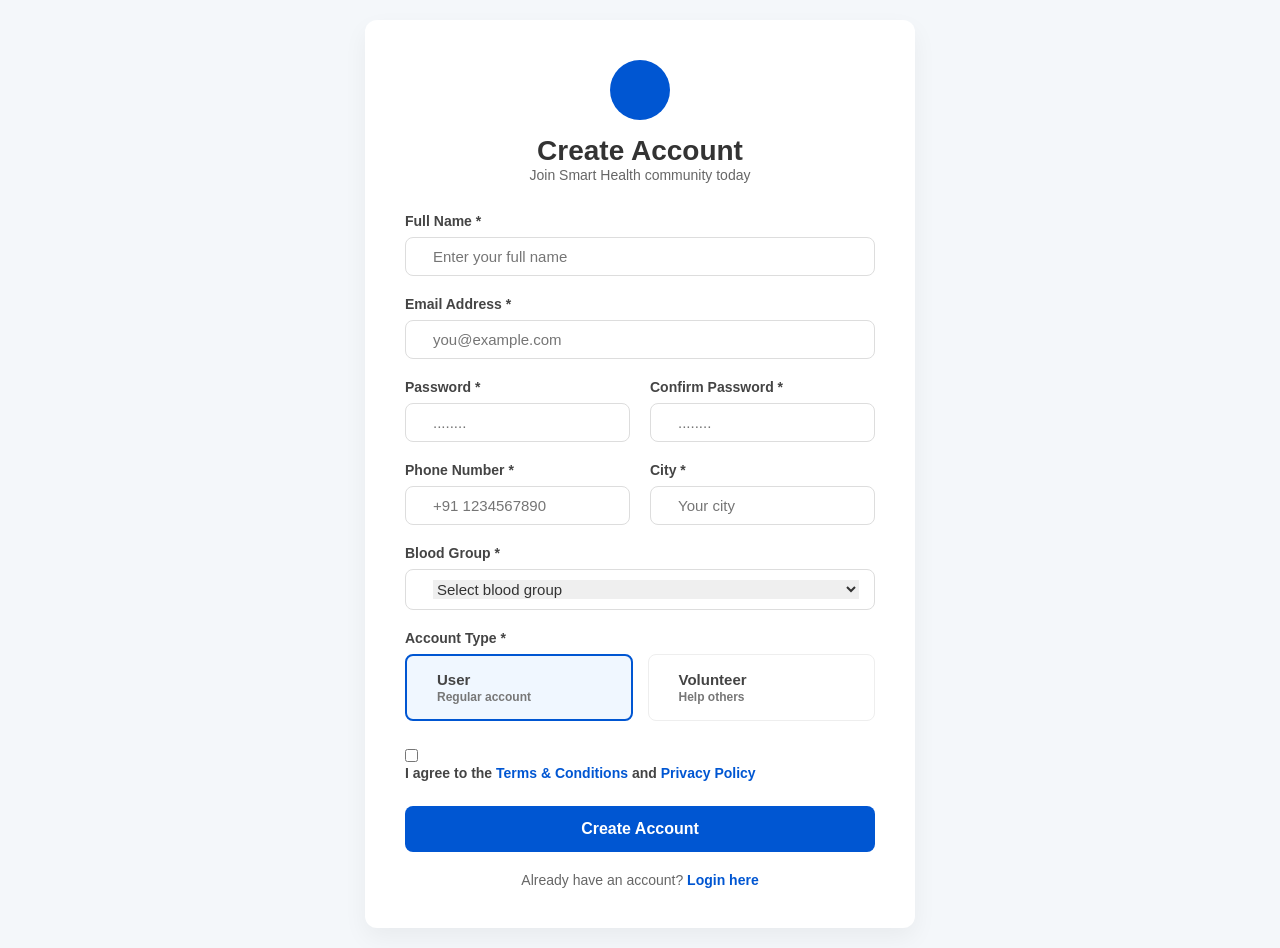
<file: index.html>
<!DOCTYPE html>
<html lang="en">
<head>
    <meta charset="UTF-8">
    <meta name="viewport" content="width=device-width, initial-scale=1.0">
    <title>Create Account - Smart Health</title>
    <link rel="stylesheet" href="index.css">
    
</head>
<body>

    <div class="signup-container">
        <div class="header">
            <div class="logo-icon">
                <i class="fa-solid fa-user-plus"></i>
            </div>
            <h1>Create Account</h1>
            <p>Join Smart Health community today</p>
        </div>

        <form>
            <div class="input-group">
                <label>Full Name *</label>
                <div class="input-field">
                    <i class="fa-regular fa-user"></i>
                    <input type="text" placeholder="Enter your full name" required>
                </div>
            </div>

            <div class="input-group">
                <label>Email Address *</label>
                <div class="input-field">
                    <i class="fa-regular fa-envelope"></i>
                    <input type="email" placeholder="you@example.com" required>
                </div>
            </div>

            <div class="grid-2">
                <div class="input-group">
                    <label>Password *</label>
                    <div class="input-field">
                        <i class="fa-solid fa-lock"></i>
                        <input type="password" placeholder="........" required>
                    </div>
                </div>
                <div class="input-group">
                    <label>Confirm Password *</label>
                    <div class="input-field">
                        <i class="fa-solid fa-lock"></i>
                        <input type="password" placeholder="........" required>
                    </div>
                </div>
            </div>

            <div class="grid-2">
                <div class="input-group">
                    <label>Phone Number *</label>
                    <div class="input-field">
                        <i class="fa-solid fa-phone"></i>
                        <input type="tel" placeholder="+91 1234567890" required>
                    </div>
                </div>
                <div class="input-group">
                    <label>City *</label>
                    <div class="input-field">
                        <i class="fa-solid fa-location-dot"></i>
                        <input type="text" placeholder="Your city" required>
                    </div>
                </div>
            </div>

            <div class="input-group">
                <label>Blood Group *</label>
                <div class="input-field">
                    <i class="fa-solid fa-droplet"></i>
                    <select required>
                        <option value="" disabled selected>Select blood group</option>
                        <option value="A+">A+</option>
                        <option value="A-">A-</option>
                        <option value="B+">B+</option>
                        <option value="B-">B-</option>
                        <option value="O+">O+</option>
                        <option value="O-">O-</option>
                        <option value="AB+">AB+</option>
                        <option value="AB-">AB-</option>
                    </select>
                </div>
            </div>

            <label>Account Type *</label>
            <div class="account-type-grid">
                <input type="radio" name="acc-type" id="user" checked>
                <label for="user" class="type-card">
                    <i class="fa-solid fa-user"></i>
                    <div class="text">
                        <strong>User</strong>
                        <span>Regular account</span>
                    </div>
                </label>

                <input type="radio" name="acc-type" id="volunteer">
                <label for="volunteer" class="type-card">
                    <i class="fa-solid fa-user-group"></i>
                    <div class="text">
                        <strong>Volunteer</strong>
                        <span>Help others</span>
                    </div>
                </label>
            </div>

            <div class="terms">
                <input type="checkbox" id="terms" required>
                <label for="terms">I agree to the <span>Terms & Conditions</span> and <span>Privacy Policy</span></label>
            </div>

            <button type="submit" class="btn-primary">Create Account</button>

            <p class="login-link">Already have an account? <a href="login.html">Login here</a></p>
        </form>
    </div>

</body>
</html>
</file>
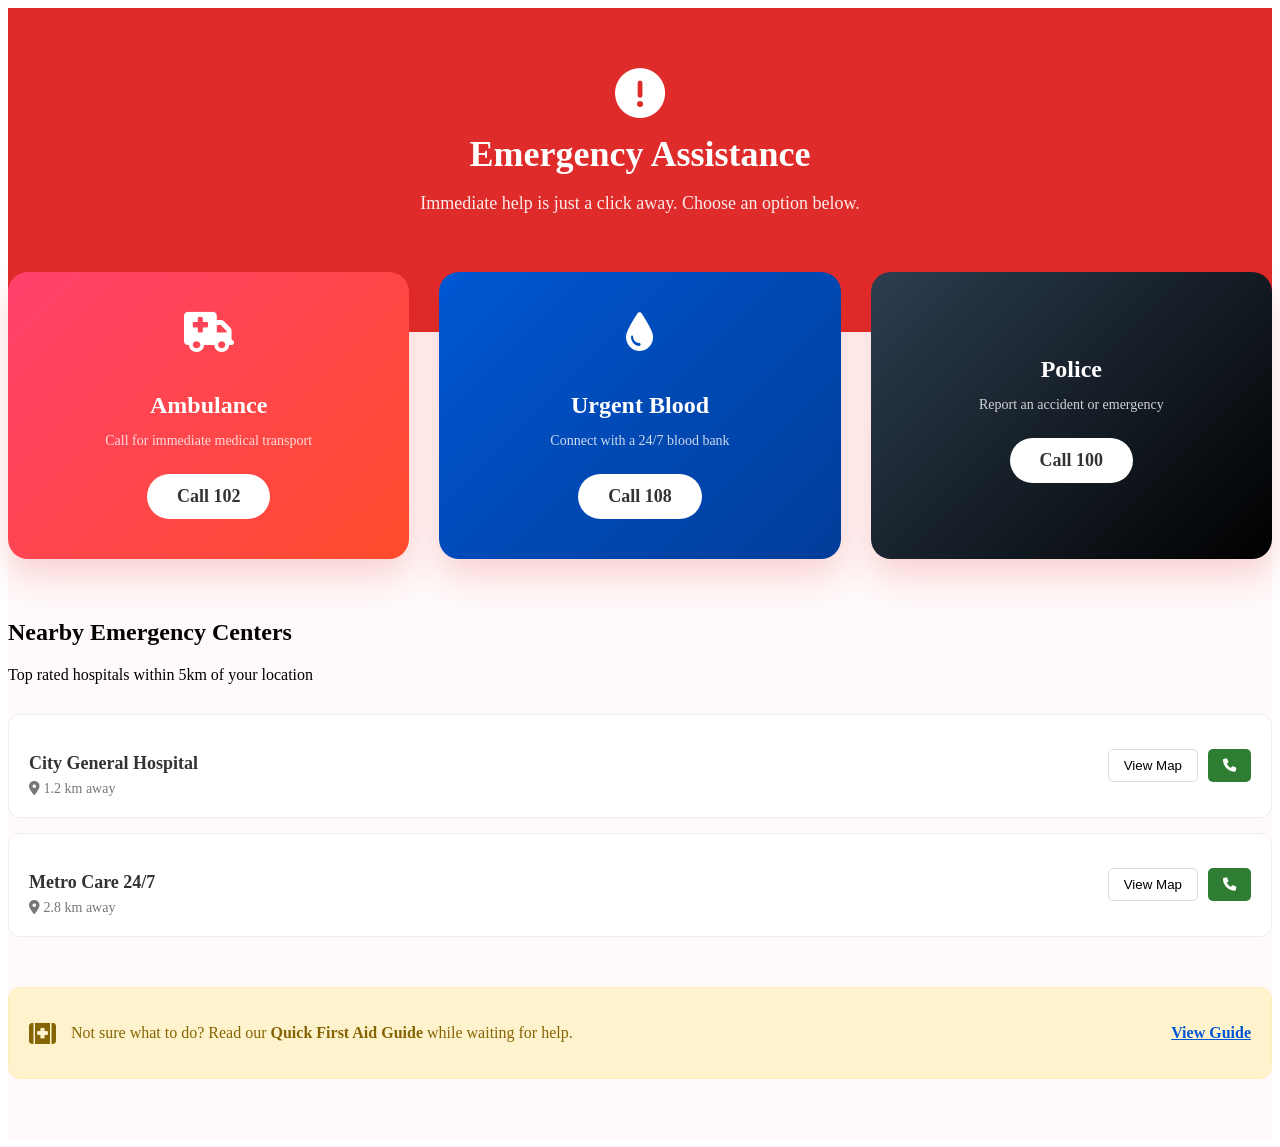
<file: Emergency.html>
<!DOCTYPE html>
<html lang="en">
<head>
    <meta charset="UTF-8">
    <meta name="viewport" content="width=device-width, initial-scale=1.0">
    <title>Emergency - Smart Health</title>
    <link rel="stylesheet" href="emergency.css">
    <link rel="stylesheet" href="https://cdnjs.cloudflare.com/ajax/libs/font-awesome/6.0.0/css/all.min.css">
</head>
<body>

    <header class="navbar">
        <div class="container nav-flex">
            
            <div class="nav-auth">
            
            </div>
        </div>
    </header>

    <main class="emergency-page">
        <section class="emergency-hero">
            <div class="container">
                <div class="panic-header">
                    <i class="fa-solid fa-circle-exclamation pulse-icon"></i>
                    <h1>Emergency Assistance</h1>
                    <p>Immediate help is just a click away. Choose an option below.</p>
                </div>
            </div>
        </section>

        <section class="container">
            <div class="emergency-grid">
                <div class="panic-card red-bg">
                    <i class="fa-solid fa-truck-medical"></i>
                    <h2>Ambulance</h2>
                    <p>Call for immediate medical transport</p>
                    <a href="tel:102" class="call-btn">Call 102</a>
                </div>

                <div class="panic-card blue-bg">
                    <i class="fa-solid fa-droplet"></i>
                    <h2>Urgent Blood</h2>
                    <p>Connect with a 24/7 blood bank</p>
                    <a href="tel:108" class="call-btn">Call 108</a>
                </div>

                <div class="panic-card dark-bg">
                    <i class="fa-solid fa-shield-halved"></i>
                    <h2>Police</h2>
                    <p>Report an accident or emergency</p>
                    <a href="tel:100" class="call-btn">Call 100</a>
                </div>
            </div>
        </section>

        <section class="container nearby-section">
            <div class="section-title">
                <h2>Nearby Emergency Centers</h2>
                <p>Top rated hospitals within 5km of your location</p>
            </div>
            
            <div class="hospital-list">
                <div class="hospital-item">
                    <div class="hosp-info">
                        <h3>City General Hospital</h3>
                        <span><i class="fa-solid fa-location-dot"></i> 1.2 km away</span>
                    </div>
                    <div class="hosp-actions">
                        <button class="btn-sm-outline">View Map</button>
                        <button class="btn-sm-call"><i class="fa-solid fa-phone"></i></button>
                    </div>
                </div>

                <div class="hospital-item">
                    <div class="hosp-info">
                        <h3>Metro Care 24/7</h3>
                        <span><i class="fa-solid fa-location-dot"></i> 2.8 km away</span>
                    </div>
                    <div class="hosp-actions">
                        <button class="btn-sm-outline">View Map</button>
                        <button class="btn-sm-call"><i class="fa-solid fa-phone"></i></button>
                    </div>
                </div>
            </div>
        </section>

        <section class="container first-aid-strip">
            <div class="strip-content">
                <i class="fa-solid fa-kit-medical"></i>
                <p>Not sure what to do? Read our <strong>Quick First Aid Guide</strong> while waiting for help.</p>
                <a href="awareness.html">View Guide</a>
            </div>
        </section>
    </main>

</body>
</html>
</file>
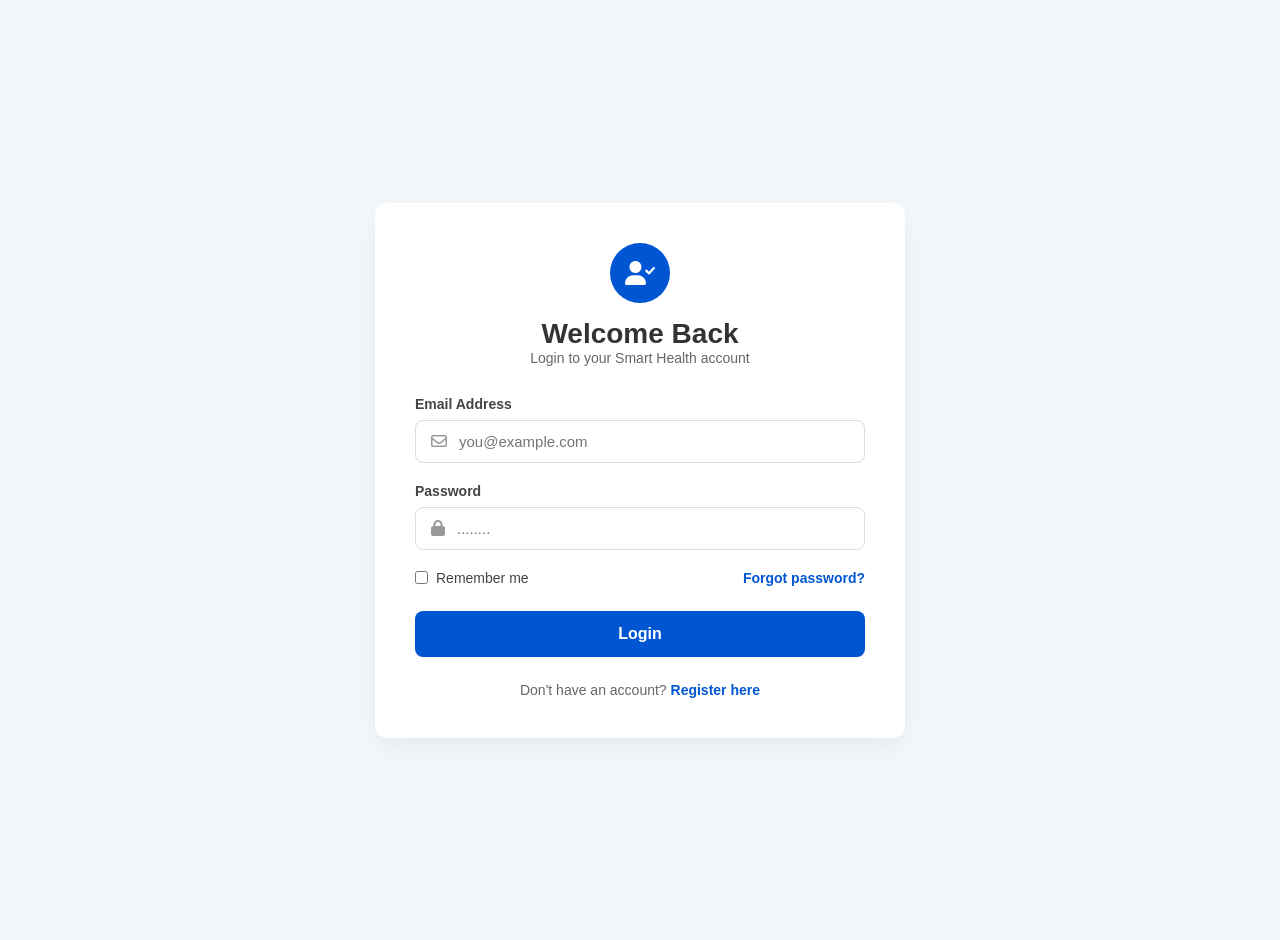
<file: login.html>
<!DOCTYPE html>
<html lang="en">
<head>
    <meta charset="UTF-8">
    <meta name="viewport" content="width=device-width, initial-scale=1.0">
    <title>Login - Smart Health</title>
    <link rel="stylesheet" href="login.css">
    <link rel="stylesheet" href="https://cdnjs.cloudflare.com/ajax/libs/font-awesome/6.0.0/css/all.min.css">
</head>
<body>

    <div class="login-container">
        <div class="header">
            <div class="logo-icon">
                <i class="fa-solid fa-user-check"></i>
            </div>
            <h1>Welcome Back</h1>
            <p>Login to your Smart Health account</p>
        </div>

        <form>
            <div class="input-group">
                <label>Email Address</label>
                <div class="input-field">
                    <i class="fa-regular fa-envelope"></i>
                    <input type="email" placeholder="you@example.com" required>
                </div>
            </div>

            <div class="input-group">
                <label>Password</label>
                <div class="input-field">
                    <i class="fa-solid fa-lock"></i>
                    <input type="password" placeholder="........" required>
                </div>
            </div>

            <div class="login-options">
                <div class="remember-me">
                    <input type="checkbox" id="remember">
                    <label for="remember">Remember me</label>
                </div>
                <a href="index.html" class="forgot-pass">Forgot password?</a>
            </div>

            <button type="submit" class="btn-primary">Login</button>

            <p class="register-link">Don't have an account? <a href="index.html">Register here</a></p>
        </form>
    </div>

</body>
</html>
</file>
<file: index.css>
* {
    margin: 0;
    padding: 0;
    box-sizing: border-box;
    font-family: 'Segoe UI', Tahoma, Geneva, Verdana, sans-serif;
}

body {
    background-color: #f4f7fa;
    display: flex;
    justify-content: center;
    align-items: center;
    min-height: 100vh;
    padding: 20px;
}

.signup-container {
    background: #fff;
    width: 100%;
    max-width: 550px;
    padding: 40px;
    border-radius: 12px;
    box-shadow: 0 10px 25px rgba(0, 0, 0, 0.05);
}

/* Header Section */
.header {
    text-align: center;
    margin-bottom: 30px;
}

.logo-icon {
    background: #0056D2;
    color: white;
    width: 60px;
    height: 60px;
    border-radius: 50%;
    display: flex;
    justify-content: center;
    align-items: center;
    font-size: 24px;
    margin: 0 auto 15px;
}

.header h1 {
    font-size: 28px;
    color: #333;
}

.header p {
    color: #666;
    font-size: 14px;
}

/* Forms */
.input-group {
    margin-bottom: 20px;
}

label {
    display: block;
    font-size: 14px;
    font-weight: 600;
    color: #444;
    margin-bottom: 8px;
}

.input-field {
    display: flex;
    align-items: center;
    border: 1px solid #ddd;
    border-radius: 8px;
    padding: 10px 15px;
    transition: 0.3s;
}

.input-field:focus-within {
    border-color: #0056D2;
    box-shadow: 0 0 0 3px rgba(0, 86, 210, 0.1);
}

.input-field i {
    color: #999;
    margin-right: 12px;
}

.input-field input, .input-field select {
    border: none;
    outline: none;
    width: 100%;
    font-size: 15px;
    color: #333;
}

/* Grid Layout */
.grid-2 {
    display: grid;
    grid-template-columns: 1fr 1fr;
    gap: 20px;
}

/* Account Type Selector */
.account-type-grid {
    display: grid;
    grid-template-columns: 1fr 1fr;
    gap: 15px;
    margin-bottom: 20px;
}

.account-type-grid input[type="radio"] {
    display: none;
}

.type-card {
    border: 1px solid #eee;
    padding: 15px;
    border-radius: 8px;
    display: flex;
    align-items: center;
    cursor: pointer;
    transition: 0.3s;
}

.type-card i {
    font-size: 20px;
    margin-right: 15px;
    color: #888;
}

.type-card strong {
    display: block;
    font-size: 15px;
}

.type-card span {
    font-size: 12px;
    color: #777;
}

/* Active State for Cards */
#user:checked + .type-card,
#volunteer:checked + .type-card {
    border: 2px solid #0056D2;
    background-color: #f0f7ff;
}

#user:checked + .type-card i,
#volunteer:checked + .type-card i {
    color: #0056D2;
}

/* Terms & Button */
.terms {
    margin-bottom: 25px;
    font-size: 13px;
    color: #666;
}

.terms span {
    color: #0056D2;
    cursor: pointer;
}

.btn-primary {
    width: 100%;
    background-color: #0056D2;
    color: white;
    padding: 14px;
    border: none;
    border-radius: 8px;
    font-size: 16px;
    font-weight: 600;
    cursor: pointer;
    transition: 0.3s;
}

.btn-primary:hover {
    background-color: #0044a8;
}

.login-link {
    text-align: center;
    margin-top: 20px;
    font-size: 14px;
    color: #666;
}

.login-link a {
    color: #0056D2;
    text-decoration: none;
    font-weight: 600;
}

/* Mobile Responsive */
@media (max-width: 480px) {
    .grid-2, .account-type-grid {
        grid-template-columns: 1fr;
    }
}
</file>
<file: emergency.css>
/* Emergency Page Base */
.emergency-page {
    background-color: #fff9f9;
    padding-bottom: 60px;
}

.emergency-hero {
    background-color: #E02B2B;
    color: white;
    padding: 60px 0 100px;
    text-align: center;
}

.panic-header h1 {
    font-size: 36px;
    margin: 15px 0;
}

.panic-header p {
    opacity: 0.9;
    font-size: 18px;
}

/* Pulse Icon Animation */
.pulse-icon {
    font-size: 50px;
    animation: pulse-red 2s infinite;
}

@keyframes pulse-red {
    0% { transform: scale(0.95); text-shadow: 0 0 0 rgba(255, 255, 255, 0.7); }
    70% { transform: scale(1); text-shadow: 0 0 20px rgba(255, 255, 255, 0); }
    100% { transform: scale(0.95); text-shadow: 0 0 0 rgba(255, 255, 255, 0); }
}

/* Emergency Grid */
.emergency-grid {
    display: grid;
    grid-template-columns: repeat(3, 1fr);
    gap: 30px;
    margin-top: -60px; /* Overlap hero */
}

.panic-card {
    padding: 40px 20px;
    border-radius: 20px;
    text-align: center;
    color: white;
    box-shadow: 0 15px 35px rgba(224, 43, 43, 0.2);
    transition: 0.3s;
}

.panic-card:hover {
    transform: translateY(-10px);
}

.panic-card i {
    font-size: 40px;
    margin-bottom: 20px;
}

.panic-card h2 {
    font-size: 24px;
    margin-bottom: 10px;
}

.panic-card p {
    font-size: 14px;
    margin-bottom: 25px;
    opacity: 0.8;
}

.red-bg { background: linear-gradient(135deg, #ff416c, #ff4b2b); }
.blue-bg { background: linear-gradient(135deg, #0056D2, #003d99); }
.dark-bg { background: linear-gradient(135deg, #2c3e50, #000000); }

.call-btn {
    display: inline-block;
    background: white;
    color: #333;
    padding: 12px 30px;
    border-radius: 50px;
    text-decoration: none;
    font-weight: 700;
    font-size: 18px;
}

/* Nearby Hospital List */
.nearby-section {
    margin-top: 60px;
}

.section-title {
    margin-bottom: 30px;
}

.hospital-item {
    background: white;
    padding: 20px;
    border-radius: 12px;
    display: flex;
    justify-content: space-between;
    align-items: center;
    margin-bottom: 15px;
    border: 1px solid #eee;
}

.hosp-info h3 {
    font-size: 18px;
    color: #333;
    margin-bottom: 5px;
}

.hosp-info span {
    font-size: 14px;
    color: #777;
}

.hosp-actions {
    display: flex;
    gap: 10px;
}

.btn-sm-outline {
    background: transparent;
    border: 1px solid #ddd;
    padding: 8px 15px;
    border-radius: 5px;
    cursor: pointer;
}

.btn-sm-call {
    background: #2e7d32;
    color: white;
    border: none;
    padding: 8px 15px;
    border-radius: 5px;
    cursor: pointer;
}

/* First Aid Strip */
.first-aid-strip {
    margin-top: 50px;
    background: #fff3cd;
    border: 1px solid #ffeeba;
    padding: 20px;
    border-radius: 12px;
}

.strip-content {
    display: flex;
    align-items: center;
    gap: 15px;
    color: #856404;
}

.strip-content i {
    font-size: 24px;
}

.strip-content a {
    color: #0056D2;
    font-weight: 700;
    margin-left: auto;
}

/* Mobile */
@media (max-width: 768px) {
    .emergency-grid {
        grid-template-columns: 1fr;
    }
    .hospital-item {
        flex-direction: column;
        align-items: flex-start;
        gap: 15px;
    }
}
</file>
<file: login.css>
/* --- Global Styles (Reuse from previous) --- */
* {
    margin: 0;
    padding: 0;
    box-shadow: border-box;
    font-family: 'Segoe UI', Tahoma, Geneva, Verdana, sans-serif;
}

body {
    background-color: #f4f7fa;
    display: flex;
    justify-content: center;
    align-items: center;
    min-height: 100vh;
    padding: 20px;
}

/* --- Container Styles --- */
.login-container {
    background: #fff;
    width: 100%;
    max-width: 450px; /* Slightly narrower than signup */
    padding: 40px;
    border-radius: 12px;
    box-shadow: 0 10px 25px rgba(0, 0, 0, 0.05);
}

.header {
    text-align: center;
    margin-bottom: 30px;
}

.logo-icon {
    background: #0056D2;
    color: white;
    width: 60px;
    height: 60px;
    border-radius: 50%;
    display: flex;
    justify-content: center;
    align-items: center;
    font-size: 24px;
    margin: 0 auto 15px;
}

.header h1 {
    font-size: 28px;
    color: #333;
}

.header p {
    color: #666;
    font-size: 14px;
}

/* --- Form Styles --- */
.input-group {
    margin-bottom: 20px;
}

label {
    display: block;
    font-size: 14px;
    font-weight: 600;
    color: #444;
    margin-bottom: 8px;
}

.input-field {
    display: flex;
    align-items: center;
    border: 1px solid #ddd;
    border-radius: 8px;
    padding: 12px 15px;
    transition: 0.3s;
}

.input-field:focus-within {
    border-color: #0056D2;
    box-shadow: 0 0 0 3px rgba(0, 86, 210, 0.1);
}

.input-field i {
    color: #999;
    margin-right: 12px;
}

.input-field input {
    border: none;
    outline: none;
    width: 100%;
    font-size: 15px;
}

/* --- Remember & Forgot Password --- */
.login-options {
    display: flex;
    justify-content: space-between;
    align-items: center;
    margin-bottom: 25px;
    font-size: 14px;
}

.remember-me {
    display: flex;
    align-items: center;
    gap: 8px;
}

.remember-me label {
    margin-bottom: 0;
    font-weight: normal;
    cursor: pointer;
}

.forgot-pass {
    color: #0056D2;
    text-decoration: none;
    font-weight: 600;
}

.forgot-pass:hover {
    text-decoration: underline;
}

/* --- Button & Footer --- */
.btn-primary {
    width: 100%;
    background-color: #0056D2;
    color: white;
    padding: 14px;
    border: none;
    border-radius: 8px;
    font-size: 16px;
    font-weight: 600;
    cursor: pointer;
    transition: 0.3s;
}

.btn-primary:hover {
    background-color: #0044a8;
}

.register-link {
    text-align: center;
    margin-top: 25px;
    font-size: 14px;
    color: #666;
}

.register-link a {
    color: #0056D2;
    text-decoration: none;
    font-weight: 600;
}
</file>
